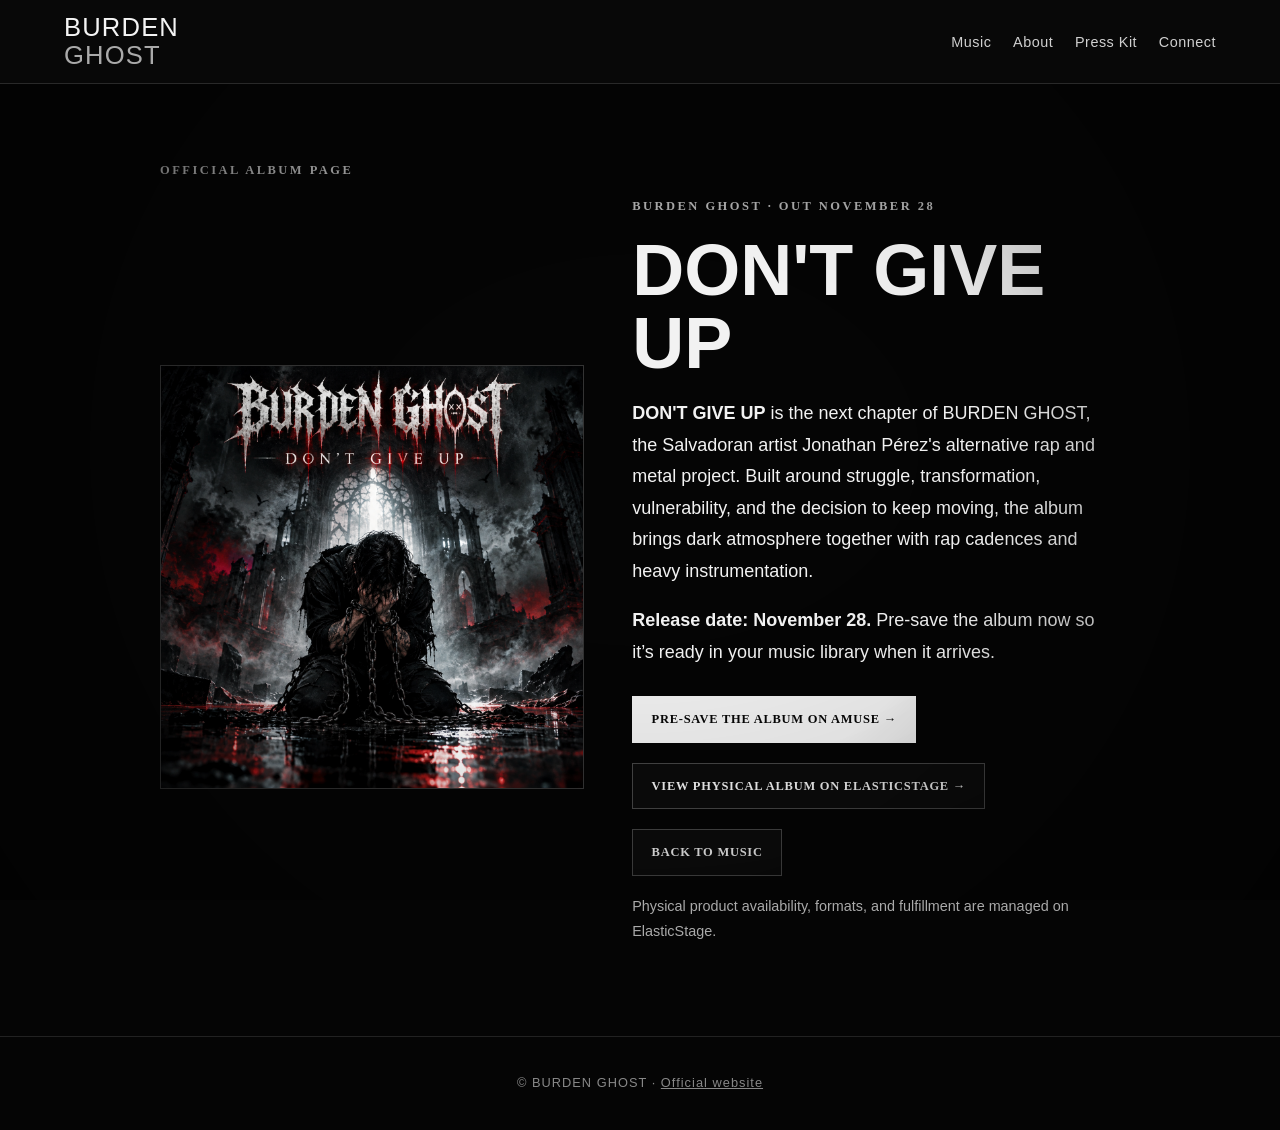
<file: dont-give-up.html>
<!doctype html>
<html lang="en">
<head>
<meta charset="utf-8">
<meta name="viewport" content="width=device-width,initial-scale=1">
<meta http-equiv="Content-Security-Policy" content="default-src 'self'; base-uri 'self'; object-src 'none'; upgrade-insecure-requests; script-src 'self'; style-src 'self' https://fonts.googleapis.com https://fonts.cdnfonts.com; font-src 'self' https://fonts.gstatic.com https://fonts.cdnfonts.com; img-src 'self' data:; frame-src 'none'; connect-src 'self'; form-action 'self';">
<meta name="referrer" content="strict-origin-when-cross-origin">
<meta name="description" content="BURDEN GHOST — DON'T GIVE UP official album page. Discover the upcoming release by Salvadoran musician Jonathan Pérez, known for dark alternative rap, alternative metal and rap metal. Official physical album information on ElasticStage.">
<meta name="keywords" content="BURDEN GHOST, Burden Ghost music, Jonathan Pérez, Jonathan Perez, Don't Give Up album, Don't Give Up vinyl, alternative rap, alternative metal, rap metal, Salvadoran artist, official album page, ElasticStage">
<meta name="robots" content="index, follow, max-image-preview:large">
<link rel="canonical" href="https://burdenghost.com/dont-give-up.html">
<link rel="sitemap" type="application/xml" href="https://burdenghost.com/sitemap.xml">
<title>DON'T GIVE UP by BURDEN GHOST | Official Album & Vinyl</title>
<meta property="og:type" content="music.album">
<meta property="og:site_name" content="BURDEN GHOST">
<meta property="og:url" content="https://burdenghost.com/dont-give-up.html">
<meta property="og:title" content="DON'T GIVE UP by BURDEN GHOST | Official Album & Vinyl">
<meta property="og:description" content="Explore DON'T GIVE UP, the upcoming album by BURDEN GHOST. Visit the official ElasticStage page for the physical album.">
<meta property="og:image" content="https://burdenghost.com/file_00000000a74481f78d8ba8c35fa80552.png">
<meta property="og:image:alt" content="DON'T GIVE UP album cover by BURDEN GHOST">
<meta name="twitter:card" content="summary_large_image">
<meta name="twitter:title" content="DON'T GIVE UP by BURDEN GHOST | Official Album & Vinyl">
<meta name="twitter:description" content="Official album information and physical release link for DON'T GIVE UP by BURDEN GHOST.">
<meta name="twitter:image" content="https://burdenghost.com/file_00000000a74481f78d8ba8c35fa80552.png">
<script type="application/ld+json">
{
  "@context":"https://schema.org",
  "@graph":[
    {
      "@type":"WebPage",
      "@id":"https://burdenghost.com/dont-give-up.html#webpage",
      "url":"https://burdenghost.com/dont-give-up.html",
      "name":"DON'T GIVE UP by BURDEN GHOST | Official Album & Vinyl",
      "description":"Official information page for DON'T GIVE UP, the upcoming album by BURDEN GHOST.",
      "mainEntity":{"@id":"https://burdenghost.com/dont-give-up.html#album"}
    },
    {
      "@type":"MusicAlbum",
      "@id":"https://burdenghost.com/dont-give-up.html#album",
      "name":"DON'T GIVE UP",
      "byArtist":{"@type":"MusicGroup","@id":"https://burdenghost.com/#artist","name":"BURDEN GHOST","alternateName":["Burden Ghost","burdenghost","BURDEN GHOST music project"],"url":"https://burdenghost.com/","sameAs":["https://open.spotify.com/artist/5hVlwr7mkQSALhv4N9uKXQ","https://music.apple.com/sv/artist/burden-ghost/1792258185","https://www.youtube.com/channel/UCRN2M30VFfHJXD09sIb9aAw","https://www.instagram.com/burdenghost","https://www.tiktok.com/@burdenghost","https://www.facebook.com/share/18JVgDE3kY/"]},
      "image":"https://burdenghost.com/file_00000000a74481f78d8ba8c35fa80552.png",
      "url":"https://burdenghost.com/dont-give-up.html",
      "description":"The upcoming album by BURDEN GHOST, the Salvadoran alternative rap and metal project of Jonathan Pérez.",
      "genre":["Alternative Rap","Alternative Metal","Rap Metal","Hip-Hop"],
      "sameAs":"https://elasticstage.com/burdenghost/releases/dont-give-up-album"
    }
  ]
}
</script>
<link rel="stylesheet" href="style.css?v=20261108-1">

</head>
<body>
<header>
<a class="brand" href="index.html" aria-label="BURDEN GHOST home"><span>BURDEN</span><span>GHOST</span></a>
<nav>
<a href="index.html#music">Music</a>
<a href="index.html#about">About</a>
<a href="press-kit.html">Press Kit</a>
<a href="index.html#connect">Connect</a>
</nav>
</header>
<main>
<section class="release-hero">
<p class="eyebrow">OFFICIAL ALBUM PAGE</p>
<div class="release-layout">
<div><img src="file_00000000a74481f78d8ba8c35fa80552.png" alt="DON'T GIVE UP album cover by BURDEN GHOST" fetchpriority="high"></div>
<div class="release-copy">
<p class="eyebrow">BURDEN GHOST · OUT NOVEMBER 28</p>
<h1>DON'T GIVE UP</h1>
<p><strong>DON'T GIVE UP</strong> is the next chapter of BURDEN GHOST, the Salvadoran artist Jonathan Pérez's alternative rap and metal project. Built around struggle, transformation, vulnerability, and the decision to keep moving, the album brings dark atmosphere together with rap cadences and heavy instrumentation.</p>
<p><strong>Release date: November 28.</strong> Pre-save the album now so it’s ready in your music library when it arrives.</p>
<div class="release-actions">
<a class="btn primary" href="https://share.amuse.io/album/burden-ghost-dont-give-up" target="_blank" rel="noopener noreferrer">PRE-SAVE THE ALBUM ON AMUSE →</a>
<a class="btn" href="https://elasticstage.com/burdenghost/releases/dont-give-up-album" target="_blank" rel="noopener noreferrer">VIEW PHYSICAL ALBUM ON ELASTICSTAGE →</a>
<a class="btn" href="index.html#music">BACK TO MUSIC</a>
</div>
<p class="release-note">Physical product availability, formats, and fulfillment are managed on ElasticStage.</p>
</div>
</div>
</section>
</main>
<footer><p>© BURDEN GHOST · <a href="index.html">Official website</a></p></footer>
</body>
</html>
</file>
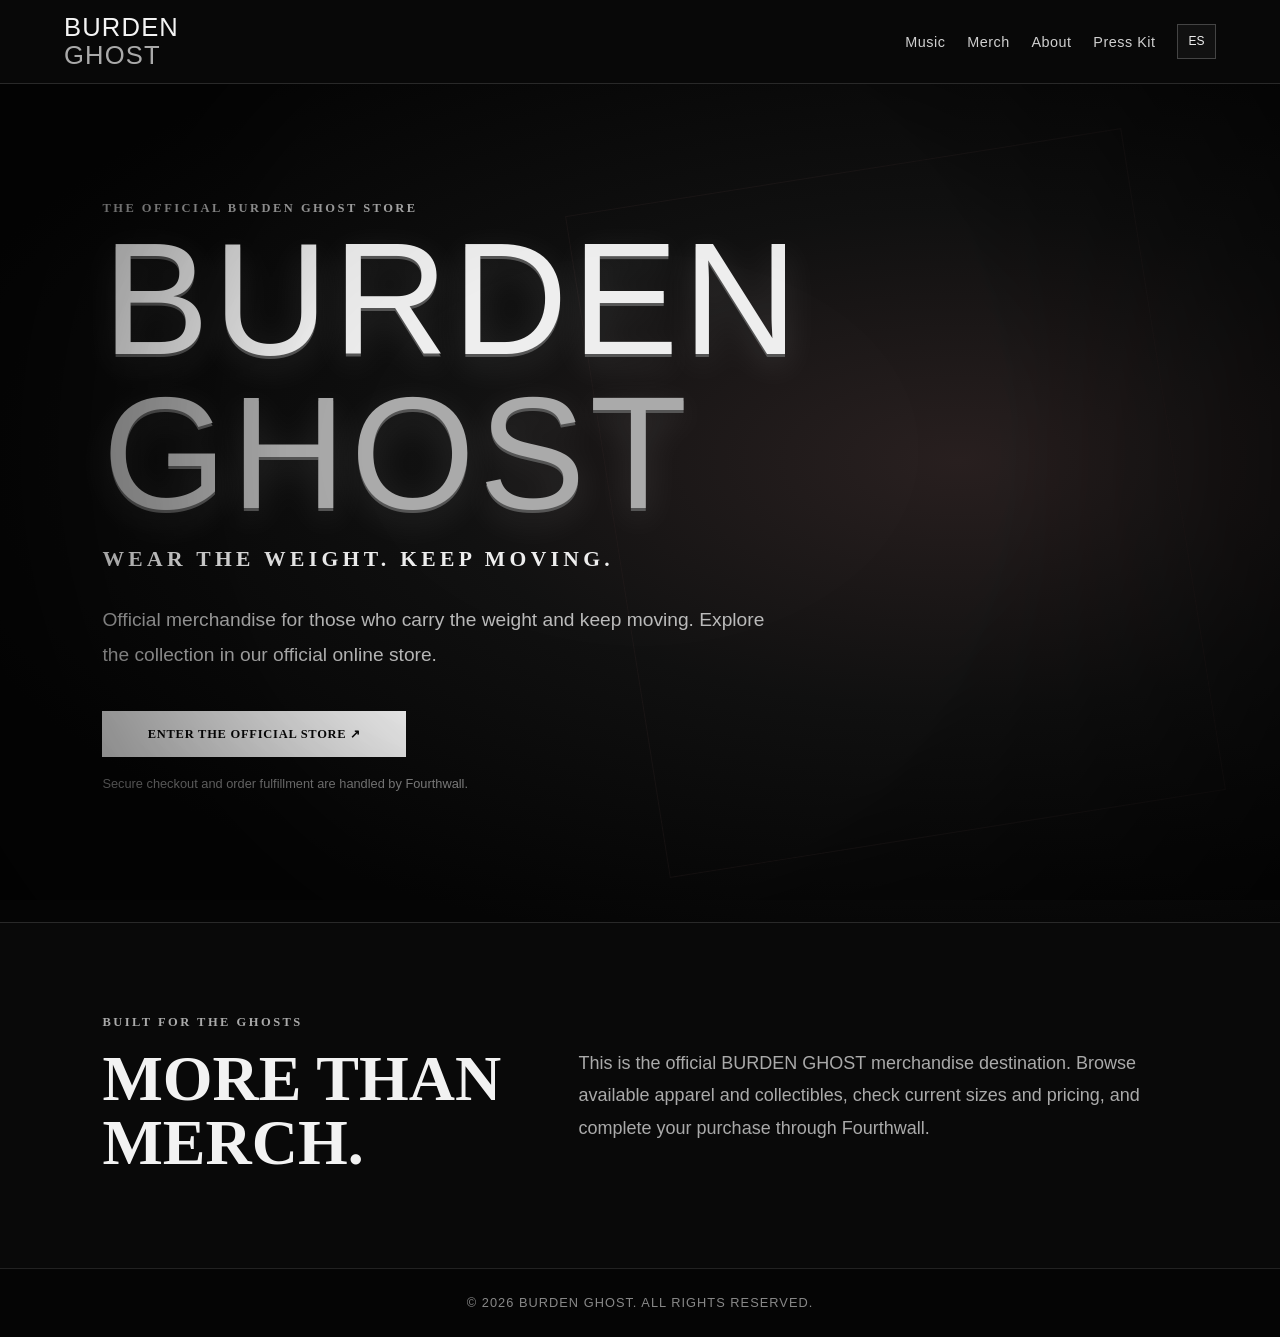
<file: merch.html>
<!doctype html>
<html lang="en">
<head>
<meta charset="utf-8">
<meta name="viewport" content="width=device-width,initial-scale=1">
<meta name="referrer" content="strict-origin-when-cross-origin">
<meta http-equiv="Content-Security-Policy" content="default-src 'self'; base-uri 'self'; object-src 'none'; upgrade-insecure-requests; script-src 'self'; style-src 'self' https://fonts.googleapis.com https://fonts.cdnfonts.com; font-src 'self' https://fonts.gstatic.com https://fonts.cdnfonts.com; img-src 'self' data:; frame-src 'none'; connect-src 'self'; form-action 'self';">
<meta name="description" content="Shop official BURDEN GHOST merchandise, including artist apparel and collectibles. Visit the official online store for the current collection and secure checkout.">
<meta name="robots" content="index, follow">
<link rel="canonical" href="https://burdenghost.com/merch.html">
<meta name="theme-color" content="#080808">
<meta name="keywords" content="BURDEN GHOST merch, BURDEN GHOST official store, BURDEN GHOST merchandise, BURDEN GHOST clothing, BURDEN GHOST apparel, BURDEN GHOST shirts, BURDEN GHOST hoodies, alternative music merch, artist merchandise">
<meta property="og:site_name" content="BURDEN GHOST">
<meta name="twitter:card" content="summary">
<meta name="twitter:title" content="BURDEN GHOST Official Merch Store | Apparel & Clothing">
<meta name="twitter:description" content="Shop official BURDEN GHOST merchandise, apparel, shirts, and hoodies. Explore the current collection in the official online store.">
<meta property="og:type" content="website">
<meta property="og:title" content="BURDEN GHOST Official Merch Store | Apparel & Clothing">
<meta property="og:description" content="Shop official BURDEN GHOST merchandise, apparel, shirts, and hoodies. Explore the current collection in the official online store.">
<meta property="og:url" content="https://burdenghost.com/merch.html">
<title>BURDEN GHOST Official Merch Store | Apparel & Clothing</title>
<script type="application/ld+json">{"@context":"https://schema.org","@graph":[{"@type":"WebPage","@id":"https://burdenghost.com/merch.html#webpage","url":"https://burdenghost.com/merch.html","name":"BURDEN GHOST Official Merch Store | Apparel & Clothing","description":"Shop official BURDEN GHOST merchandise and explore the current apparel collection.","mainEntity":{"@id":"https://burdenghost.com/#store"}},{"@type":"OnlineStore","@id":"https://burdenghost.com/#store","name":"BURDEN GHOST Official Store","url":"https://shop.burdenghost.com/","description":"Official merchandise store for BURDEN GHOST."}]}</script>
<link rel="stylesheet" href="style.css?v=20261122-merch">
<link rel="stylesheet" href="merch.css?v=20261122-1">
</head>
<body>
<header>
<a class="brand" href="index.html" aria-label="Burden Ghost official home"><span>BURDEN</span><span>GHOST</span></a>
<nav>
<a href="index.html#music" data-en="Music" data-es="Música">Music</a>
<a href="merch.html" aria-current="page" data-en="Merch" data-es="Tienda">Merch</a>
<a href="index.html#about" data-en="About" data-es="Biografía">About</a>
<a href="press-kit.html" data-en="Press Kit" data-es="Prensa">Press Kit</a>
<button class="lang-switch" id="langToggle" type="button" aria-label="Change language">ES</button>
</nav>
</header>
<main id="top" class="merch-main">
<section class="merch-hero">
<p class="eyebrow" data-en="THE OFFICIAL BURDEN GHOST STORE" data-es="LA TIENDA OFICIAL DE BURDEN GHOST">THE OFFICIAL BURDEN GHOST STORE</p>
<h1><span>BURDEN</span><span>GHOST</span></h1>
<p class="merch-tagline" data-en="WEAR THE WEIGHT. KEEP MOVING." data-es="VISTE EL PESO. SIGUE ADELANTE.">WEAR THE WEIGHT. KEEP MOVING.</p>
<p class="merch-copy" data-en="Official merchandise for those who carry the weight and keep moving. Explore the collection in our official online store." data-es="Mercancía oficial para quienes cargan con el peso y siguen adelante. Explora la colección en nuestra tienda oficial en línea.">Official merchandise for those who carry the weight and keep moving. Explore the collection in our official online store.</p>
<a class="btn primary merch-cta" href="https://shop.burdenghost.com" target="_blank" rel="noopener noreferrer" data-en="ENTER THE OFFICIAL STORE ↗" data-es="ENTRAR A LA TIENDA OFICIAL ↗">ENTER THE OFFICIAL STORE ↗</a>
<p class="merch-platform-note" data-en="Secure checkout and order fulfillment are handled by Fourthwall." data-es="Fourthwall gestiona el pago seguro y el procesamiento de los pedidos.">Secure checkout and order fulfillment are handled by Fourthwall.</p>
</section>
<section class="merch-details">
<div><p class="eyebrow" data-en="BUILT FOR THE GHOSTS" data-es="HECHO PARA LOS FANTASMAS">BUILT FOR THE GHOSTS</p><h2 data-en="MORE THAN MERCH." data-es="MÁS QUE MERCANCÍA.">MORE THAN MERCH.</h2></div>
<p data-en="This is the official BURDEN GHOST merchandise destination. Browse available apparel and collectibles, check current sizes and pricing, and complete your purchase through Fourthwall." data-es="Este es el destino oficial de mercancía de BURDEN GHOST. Explora la ropa y los artículos disponibles, consulta tallas y precios actuales y completa tu compra a través de Fourthwall.">This is the official BURDEN GHOST merchandise destination. Browse available apparel and collectibles, check current sizes and pricing, and complete your purchase through Fourthwall.</p>
</section>
</main>
<footer>© <span id="year"></span> BURDEN GHOST. <span data-en="ALL RIGHTS RESERVED." data-es="TODOS LOS DERECHOS RESERVADOS.">ALL RIGHTS RESERVED.</span></footer>
<script src="site.js" defer></script>
</body>
</html>
</file>
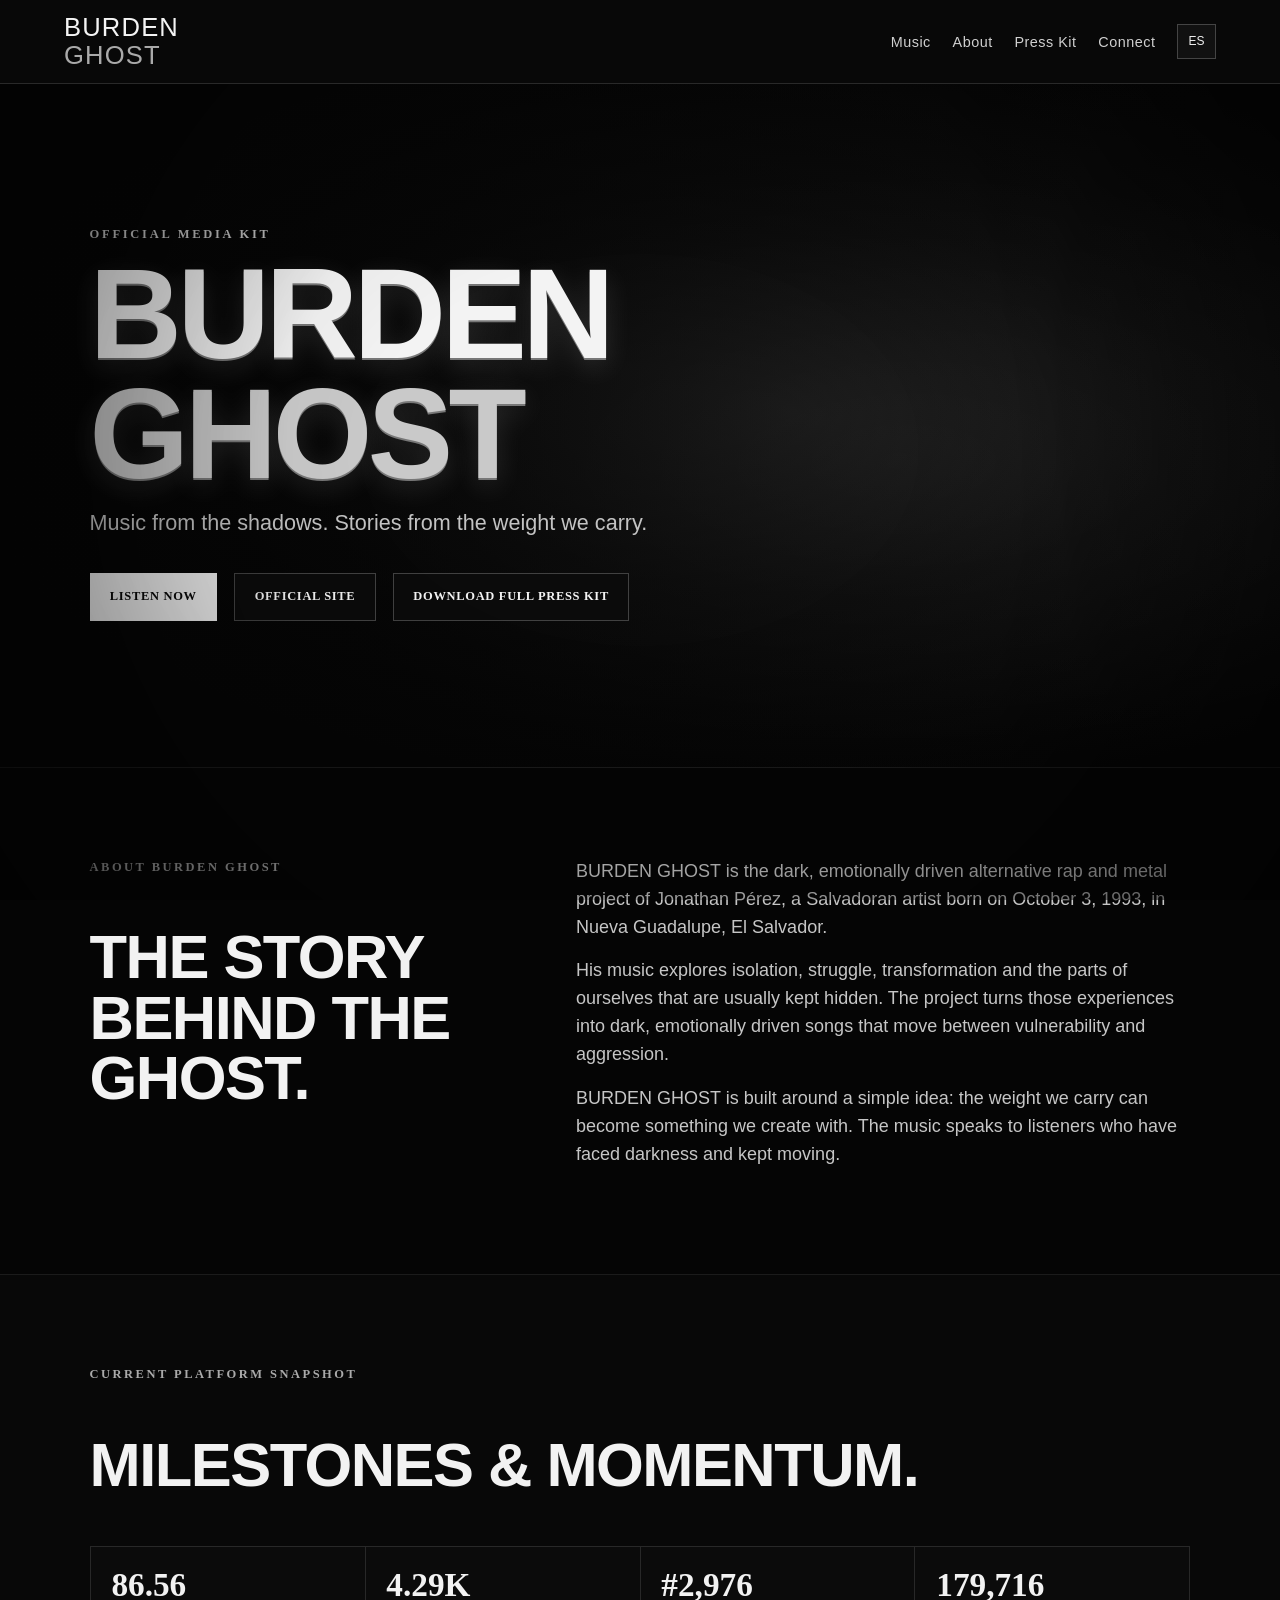
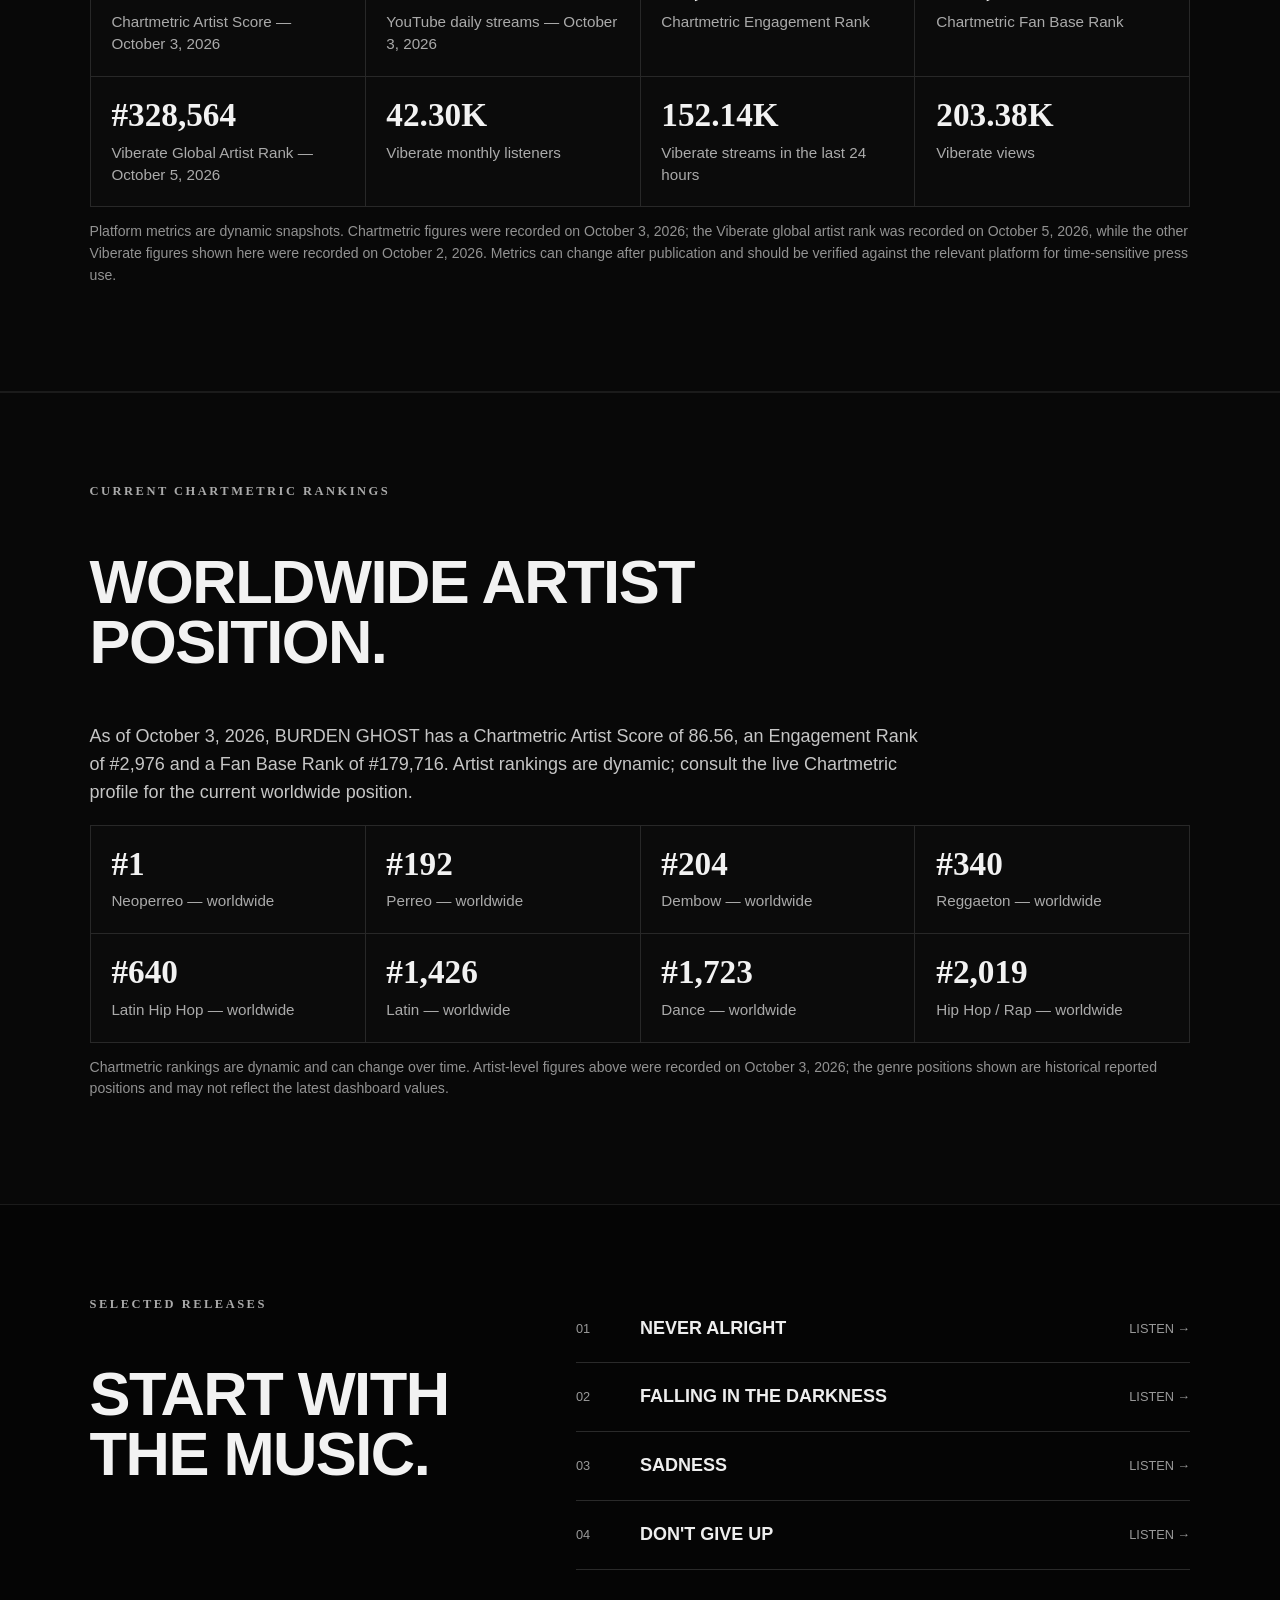
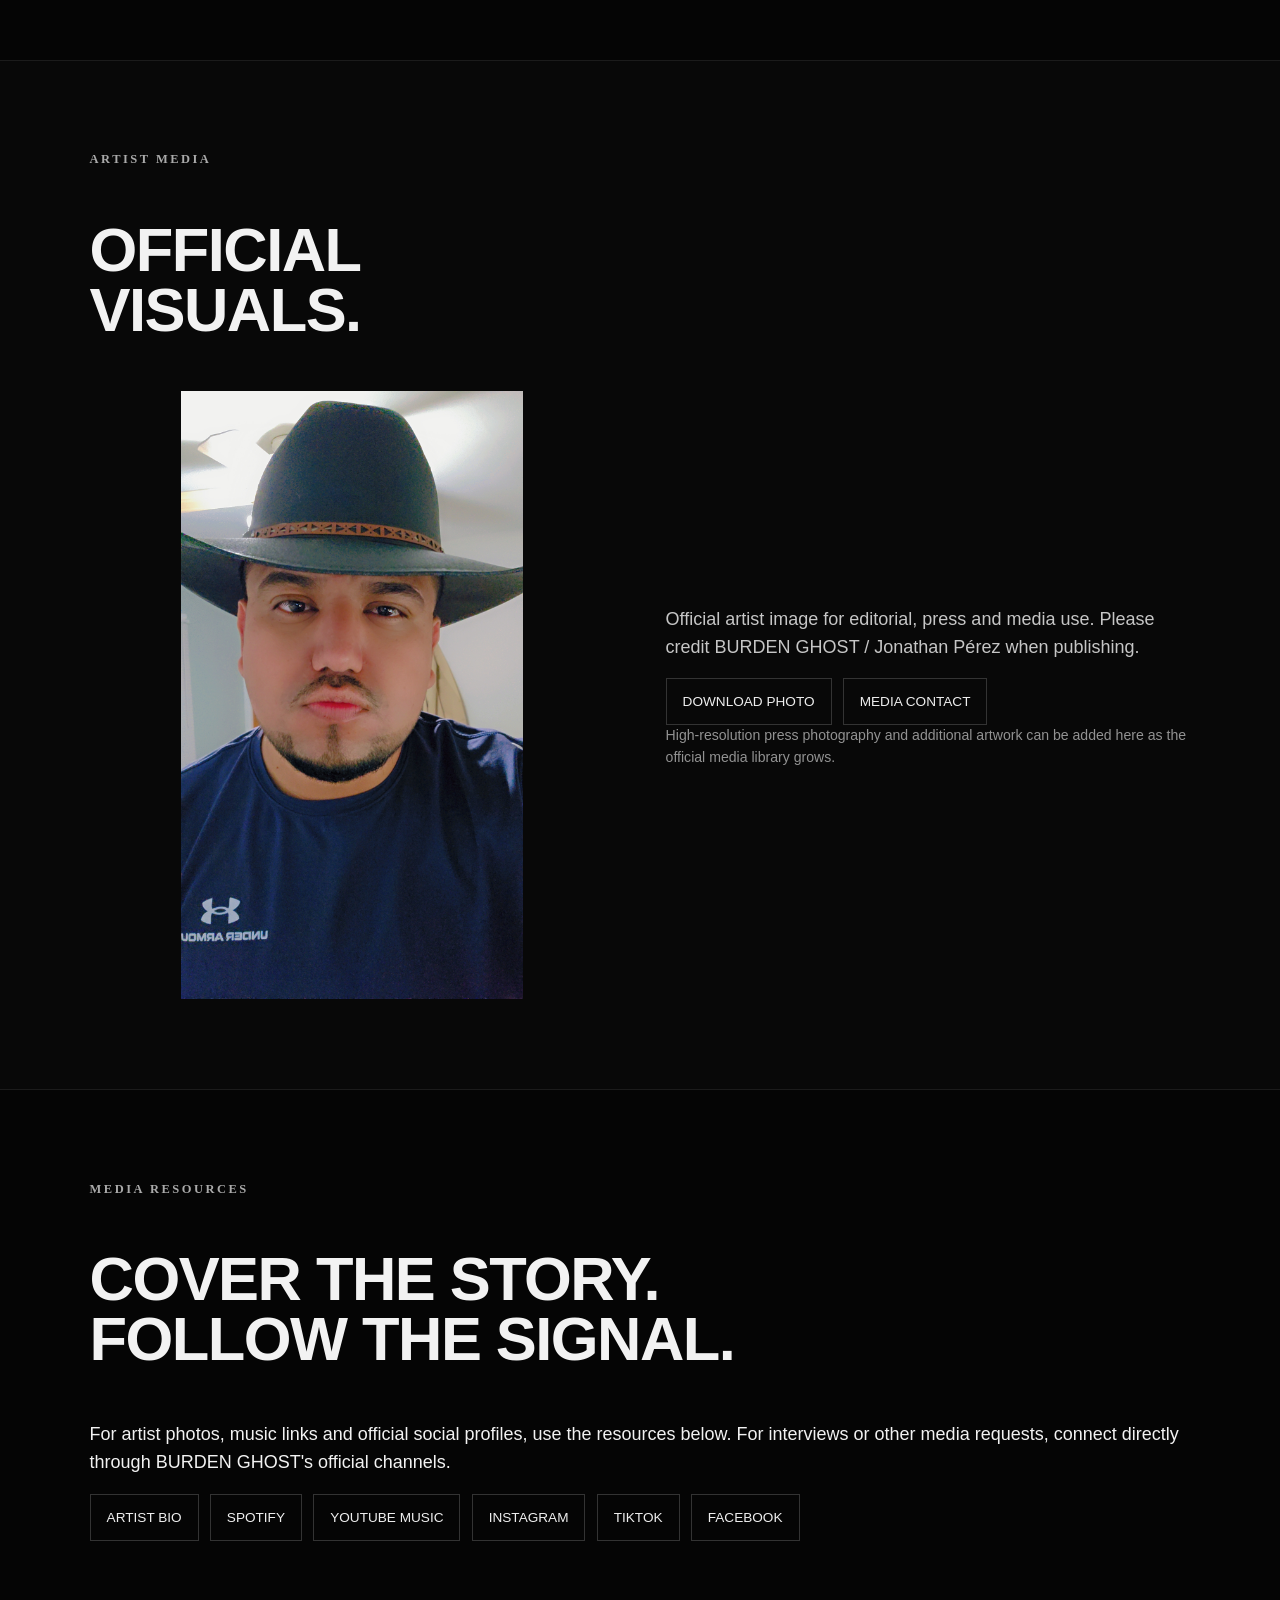
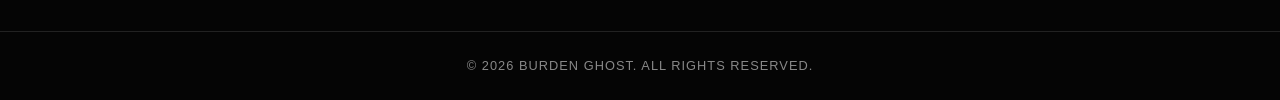
<file: press-kit.html>
<!doctype html>
<html lang="en">
<head>
<meta charset="utf-8">
<meta name="viewport" content="width=device-width,initial-scale=1">
<meta name="referrer" content="strict-origin-when-cross-origin"><meta http-equiv="Permissions-Policy" content="camera=(), microphone=(), geolocation=(), payment=(), usb=(), bluetooth=(), accelerometer=(), gyroscope=(), magnetometer=()">
<meta http-equiv="Content-Security-Policy" content="default-src 'self'; base-uri 'self'; object-src 'none'; upgrade-insecure-requests; script-src 'self' https://challenges.cloudflare.com; style-src 'self' https://fonts.googleapis.com https://fonts.cdnfonts.com; font-src 'self' https://fonts.gstatic.com https://fonts.cdnfonts.com; img-src 'self' https://cdn.simpleicons.org; frame-src https://open.spotify.com https://challenges.cloudflare.com; connect-src 'self' https://formspree.io https://challenges.cloudflare.com; form-action https://formspree.io;">
<meta name="description" content="BURDEN GHOST (Jonathan Pérez) official artist press kit: Salvadoran alternative rap and metal musician biography, songs, discography, music profiles, career highlights, photos and media resources.">
<meta name="keywords" content="BURDEN GHOST, Burden Ghost official, Jonathan Pérez, Jonathan Perez, Salvadoran musician, alternative rap, alternative metal, rap metal, hip-hop, artist biography, discography, songs, press kit, music profiles">
<title>BURDEN GHOST — Official Press Kit | Biography, Music &amp; Media</title>
<link rel="canonical" href="https://burdenghost.com/press-kit.html">
<meta name="robots" content="index, follow, max-image-preview:large">
<meta property="og:type" content="website">
<meta property="og:site_name" content="BURDEN GHOST">
<meta property="og:url" content="https://burdenghost.com/press-kit.html">
<meta property="og:title" content="BURDEN GHOST — Official Press Kit">
<meta property="og:description" content="Official BURDEN GHOST press kit with biography, music, career highlights, artist rankings and media resources.">
<meta property="og:image" content="https://burdenghost.com/Snapchat-946401258.jpg">
<meta property="og:image:alt" content="BURDEN GHOST — Jonathan Pérez">
<meta name="twitter:card" content="summary_large_image">
<meta name="twitter:title" content="BURDEN GHOST — Official Press Kit">
<meta name="twitter:description" content="Official press kit with biography, career highlights, current platform metrics and media resources.">
<meta name="twitter:image" content="https://burdenghost.com/Snapchat-946401258.jpg">
<script type="application/ld+json">{"@context":"https://schema.org","@graph":[{"@type":"WebPage","@id":"https://burdenghost.com/press-kit.html#webpage","url":"https://burdenghost.com/press-kit.html","name":"BURDEN GHOST — Official Press Kit","description":"Official biography, discography and media information for BURDEN GHOST, the music project of Jonathan Pérez.","mainEntity":{"@id":"https://burdenghost.com/#artist"}},{"@type":"MusicGroup","@id":"https://burdenghost.com/#artist","name":"BURDEN GHOST","alternateName":["Burden Ghost","burdenghost","BURDEN GHOST music project"],"url":"https://burdenghost.com/","image":"https://burdenghost.com/Snapchat-946401258.jpg","description":"BURDEN GHOST is the dark, emotionally driven alternative rap and metal music project of Salvadoran artist Jonathan Pérez (Jonathan Perez). Its songs explore isolation, struggle, transformation, vulnerability and the hidden parts of the human experience. Official artist website: https://burdenghost.com/.","genre":["Alternative Rap","Alternative Metal","Rap Metal","Metal","Hip-Hop"],"founder":{"@id":"https://burdenghost.com/#jonathan-perez"},"member":{"@id":"https://burdenghost.com/#jonathan-perez"},"sameAs":["https://burdenghost.com/","https://open.spotify.com/artist/5hVlwr7mkQSALhv4N9uKXQ","https://music.apple.com/sv/artist/burden-ghost/1792258185","https://www.youtube.com/channel/UCRN2M30VFfHJXD09sIb9aAw","https://www.instagram.com/burdenghost","https://www.tiktok.com/@burdenghost","https://www.facebook.com/share/18JVgDE3kY/"]},{"@type":"Person","@id":"https://burdenghost.com/#jonathan-perez","name":"Jonathan Perez","alternateName":"Jonnatan Perez","url":"https://burdenghost.com/","image":"https://burdenghost.com/Snapchat-946401258.jpg","jobTitle":"Musical Artist, Songwriter and Producer","description":"Salvadoran musician and songwriter behind BURDEN GHOST, a dark, emotionally driven alternative rap and metal project.","birthDate":"1993-10-03","birthPlace":{"@type":"Place","name":"Nueva Guadalupe","address":{"@type":"PostalAddress","addressCountry":"SV"}},"nationality":{"@type":"Country","name":"El Salvador"},"worksFor":{"@id":"https://burdenghost.com/#artist"},"sameAs":["https://open.spotify.com/artist/5hVlwr7mkQSALhv4N9uKXQ","https://music.apple.com/sv/artist/burden-ghost/1792258185","https://www.youtube.com/channel/UCRN2M30VFfHJXD09sIb9aAw","https://www.instagram.com/burdenghost","https://www.tiktok.com/@burdenghost"]}]}</script>
<link rel="stylesheet" href="style.css?v=20261011-5">
</head>
<body>
<header>
<a class="brand" href="index.html" aria-label="BURDEN GHOST home"><span>BURDEN</span><span>GHOST</span></a>
<nav>
<a href="index.html#music" data-en="Music" data-es="Música">Music</a>
<a href="index.html#about" data-en="About" data-es="Biografía">About</a>
<a href="press-kit.html" data-en="Press Kit" data-es="Prensa">Press Kit</a>
<a href="index.html#connect" data-en="Connect" data-es="Conectar">Connect</a>
<button class="lang-switch" id="langToggle" type="button" aria-label="Change language">ES</button>
</nav>
</header>

<main>
<section class="press-hero">
<p class="eyebrow" data-en="OFFICIAL MEDIA KIT" data-es="KIT OFICIAL PARA MEDIOS">OFFICIAL MEDIA KIT</p>
<div class="hero-logo"><h1 class="logo-title"><span>BURDEN</span><span>GHOST</span></h1></div>
<p class="tagline" data-en="Music from the shadows. Stories from the weight we carry." data-es="Música desde las sombras. Historias nacidas del peso que cargamos.">Music from the shadows. Stories from the weight we carry.</p>
<div class="press-actions">
<a class="btn primary" href="index.html#player" data-en="LISTEN NOW" data-es="ESCUCHA AHORA">LISTEN NOW</a>
<a class="btn" href="index.html" data-en="OFFICIAL SITE" data-es="SITIO OFICIAL">OFFICIAL SITE</a>
<a class="btn" href="https://burdenghost.com/BURDEN_GHOST_Industry_EPK_2026.pdf" download data-en="DOWNLOAD FULL PRESS KIT" data-es="DESCARGAR PRESS KIT COMPLETO">DOWNLOAD FULL PRESS KIT</a>
</div>
</section>

<section class="press-intro">
<div>
<p class="eyebrow" data-en="ABOUT BURDEN GHOST" data-es="SOBRE BURDEN GHOST">ABOUT BURDEN GHOST</p>
<h2 data-en="THE STORY<br>BEHIND THE GHOST." data-es="LA HISTORIA<br>DETRÁS DEL FANTASMA.">THE STORY<br>BEHIND THE GHOST.</h2>
</div>
<div class="press-copy">
<p data-en="BURDEN GHOST is the dark, emotionally driven alternative rap and metal project of Jonathan Pérez, a Salvadoran artist born on October 3, 1993, in Nueva Guadalupe, El Salvador." data-es="BURDEN GHOST es el proyecto de rap alternativo y metal oscuro y emocional de Jonathan Pérez, un artista salvadoreño nacido el 3 de octubre de 1993 en Nueva Guadalupe, El Salvador.">BURDEN GHOST is the artistic project of Jonathan Pérez, a Salvadoran artist born on October 3, 1993, in Nueva Guadalupe, El Salvador.</p>
<p data-en="His music explores isolation, struggle, transformation and the parts of ourselves that are usually kept hidden. The project turns those experiences into dark, emotionally driven songs that move between vulnerability and aggression." data-es="Su música explora el aislamiento, la lucha, la transformación y las partes de nosotros mismos que normalmente mantenemos ocultas. El proyecto convierte esas experiencias en canciones oscuras y emocionales que se mueven entre la vulnerabilidad y la agresividad.">His music explores isolation, struggle, transformation and the parts of ourselves that are usually kept hidden. The project turns those experiences into dark, emotionally driven songs that move between vulnerability and aggression.</p>
<p data-en="BURDEN GHOST is built around a simple idea: the weight we carry can become something we create with. The music speaks to listeners who have faced darkness and kept moving." data-es="BURDEN GHOST nace de una idea sencilla: el peso que cargamos puede convertirse en algo que creamos. La música habla a quienes han enfrentado la oscuridad y han seguido adelante.">BURDEN GHOST is built around a simple idea: the weight we carry can become something we create with. The music speaks to listeners who have faced darkness and kept moving.</p>
</div>
</section>

<section class="press-highlights">
<p class="eyebrow" data-en="CURRENT PLATFORM SNAPSHOT" data-es="RESUMEN ACTUAL DE PLATAFORMAS">CURRENT PLATFORM SNAPSHOT</p>
<h2 data-en="MILESTONES &amp; MOMENTUM." data-es="HITOS Y CRECIMIENTO.">MILESTONES &amp; MOMENTUM.</h2>
<div class="highlight-grid">
<article><strong>86.56</strong><span data-en="Chartmetric Artist Score — October 3, 2026" data-es="Puntuación de Artista en Chartmetric — 3 de octubre de 2026">Chartmetric Artist Score — October 3, 2026</span></article>
<article><strong>4.29K</strong><span data-en="YouTube daily streams — October 3, 2026" data-es="Streams diarios de YouTube — 3 de octubre de 2026">YouTube daily streams — October 3, 2026</span></article>
<article><strong>#2,976</strong><span data-en="Chartmetric Engagement Rank" data-es="Ranking de Engagement en Chartmetric">Chartmetric Engagement Rank</span></article>
<article><strong>179,716</strong><span data-en="Chartmetric Fan Base Rank" data-es="Ranking de Fan Base en Chartmetric">Chartmetric Fan Base Rank</span></article>
<article><strong>#328,564</strong><span data-en="Viberate Global Artist Rank — October 5, 2026" data-es="Ranking Global de Artista en Viberate — 5 de octubre de 2026">Viberate Global Artist Rank — October 5, 2026</span></article>
<article><strong>42.30K</strong><span data-en="Viberate monthly listeners" data-es="Oyentes mensuales en Viberate">Viberate monthly listeners</span></article>
<article><strong>152.14K</strong><span data-en="Viberate streams in the last 24 hours" data-es="Streams en Viberate durante las últimas 24 horas">Viberate streams in the last 24 hours</span></article>
<article><strong>203.38K</strong><span data-en="Viberate views" data-es="Vistas en Viberate">Viberate views</span></article>
</div>
<p class="press-footnote" data-en="Platform metrics are dynamic snapshots. Chartmetric figures were recorded on October 3, 2026; the Viberate global artist rank was recorded on October 5, 2026, while the other Viberate figures shown here were recorded on October 2, 2026. Metrics can change after publication and should be verified against the relevant platform for time-sensitive press use." data-es="Las métricas de plataformas son capturas dinámicas. Las cifras de Chartmetric fueron registradas el 3 de octubre de 2026; las cifras de Viberate fueron registradas el 2 de octubre de 2026. Las métricas pueden cambiar después de su publicación y deben verificarse con la plataforma correspondiente para uso de prensa sensible al tiempo.">Platform metrics are dynamic snapshots. Chartmetric figures were recorded on October 3, 2026; Viberate figures were recorded on October 2, 2026. Metrics can change after publication and should be verified against the relevant platform for time-sensitive press use.</p>
</section>

<section class="press-highlights">
<p class="eyebrow" data-en="CURRENT CHARTMETRIC RANKINGS" data-es="RANKINGS ACTUALES DE CHARTMETRIC">CURRENT CHARTMETRIC RANKINGS</p>
<h2 data-en="WORLDWIDE ARTIST<br>POSITION." data-es="POSICIÓN MUNDIAL<br>DEL ARTISTA.">WORLDWIDE ARTIST<br>POSITION.</h2>
<p class="press-copy" data-en="As of October 3, 2026, BURDEN GHOST has a Chartmetric Artist Score of 86.56, an Engagement Rank of #2,976 and a Fan Base Rank of #179,716. Artist rankings are dynamic; consult the live Chartmetric profile for the current worldwide position." data-es="Al 3 de octubre de 2026, BURDEN GHOST tiene una puntuación de artista de 86.56 en Chartmetric, un ranking de engagement de #2,976 y un ranking de fan base de #179,716. Los rankings de artista son dinámicos; consulta el perfil de Chartmetric para conocer la posición mundial actual.">As of October 3, 2026, BURDEN GHOST has a Chartmetric Artist Score of 86.56, an Engagement Rank of #2,976 and a Fan Base Rank of #179,716. The worldwide Artist Rank is dynamic and is intentionally not presented here as a fixed number.</p>
<div class="highlight-grid">
<article><strong>#1</strong><span data-en="Neoperreo — worldwide" data-es="Neoperreo — mundial">Neoperreo — worldwide</span></article>
<article><strong>#192</strong><span data-en="Perreo — worldwide" data-es="Perreo — mundial">Perreo — worldwide</span></article>
<article><strong>#204</strong><span data-en="Dembow — worldwide" data-es="Dembow — mundial">Dembow — worldwide</span></article>
<article><strong>#340</strong><span data-en="Reggaeton — worldwide" data-es="Reggaeton — mundial">Reggaeton — worldwide</span></article>
<article><strong>#640</strong><span data-en="Latin Hip Hop — worldwide" data-es="Latin Hip Hop — mundial">Latin Hip Hop — worldwide</span></article>
<article><strong>#1,426</strong><span data-en="Latin — worldwide" data-es="Latin — mundial">Latin — worldwide</span></article>
<article><strong>#1,723</strong><span data-en="Dance — worldwide" data-es="Dance — mundial">Dance — worldwide</span></article>
<article><strong>#2,019</strong><span data-en="Hip Hop / Rap — worldwide" data-es="Hip Hop / Rap — mundial">Hip Hop / Rap — worldwide</span></article>
</div>
<p class="press-footnote" data-en="Chartmetric rankings are dynamic and can change over time. Artist-level figures above were recorded on October 3, 2026; the genre positions shown are historical reported positions and may not reflect the latest dashboard values." data-es="Los rankings de Chartmetric son dinámicos y pueden cambiar con el tiempo. Las cifras del artista indicadas arriba fueron registradas el 3 de octubre de 2026; las posiciones por género mostradas son posiciones históricas reportadas y pueden no reflejar los valores más recientes del panel.">Chartmetric rankings are dynamic and can change over time. Current artist-level figures above were recorded on October 3, 2026; the genre positions shown are historical reported positions and may not reflect the latest dashboard values.</p>
</section>

<section class="press-releases">
<div>
<p class="eyebrow" data-en="SELECTED RELEASES" data-es="LANZAMIENTOS DESTACADOS">SELECTED RELEASES</p>
<h2 data-en="START WITH<br>THE MUSIC." data-es="EMPIEZA POR<br>LA MÚSICA.">START WITH<br>THE MUSIC.</h2>
</div>
<div class="release-list">
<a href="index.html#music"><span>01</span><strong>NEVER ALRIGHT</strong><em data-en="LISTEN →" data-es="ESCUCHAR →">LISTEN →</em></a>
<a href="index.html#music"><span>02</span><strong>FALLING IN THE DARKNESS</strong><em data-en="LISTEN →" data-es="ESCUCHAR →">LISTEN →</em></a>
<a href="index.html#music"><span>03</span><strong>SADNESS</strong><em data-en="LISTEN →" data-es="ESCUCHAR →">LISTEN →</em></a>
<a href="index.html#music"><span>04</span><strong>DON'T GIVE UP</strong><em data-en="LISTEN →" data-es="ESCUCHAR →">LISTEN →</em></a>
</div>
</section>

<section class="press-highlights press-media">
<p class="eyebrow" data-en="ARTIST MEDIA" data-es="MATERIAL DEL ARTISTA">ARTIST MEDIA</p>
<h2 data-en="OFFICIAL<br>VISUALS." data-es="VISUALES<br>OFICIALES.">OFFICIAL<br>VISUALS.</h2>
<div class="press-media-grid">
<div class="press-photo-card">
<img class="artist-photo" src="Snapchat-946401258.jpg" alt="BURDEN GHOST — Jonathan Pérez">
</div>
<div class="press-copy">
<p data-en="Official artist image for editorial, press and media use. Please credit BURDEN GHOST / Jonathan Pérez when publishing." data-es="Fotografía oficial del artista para uso editorial, prensa y medios. Por favor acredita a BURDEN GHOST / Jonathan Pérez al publicarla.">Official artist image for editorial, press and media use. Please credit BURDEN GHOST / Jonathan Pérez when publishing.</p>
<div class="links">
<a href="https://burdenghost.com/Snapchat-946401258.jpg" download data-en="DOWNLOAD PHOTO" data-es="DESCARGAR FOTO">DOWNLOAD PHOTO</a>
<a href="index.html#contact" data-en="MEDIA CONTACT" data-es="CONTACTO DE PRENSA">MEDIA CONTACT</a>
</div>
<p class="press-footnote" data-en="High-resolution press photography and additional artwork can be added here as the official media library grows." data-es="La fotografía de prensa en alta resolución y material adicional pueden añadirse aquí a medida que crezca la biblioteca oficial de medios.">High-resolution press photography and additional artwork can be added here as the official media library grows.</p>
</div>
</div>
</section>

<section class="press-contact">
<p class="eyebrow" data-en="MEDIA RESOURCES" data-es="RECURSOS PARA MEDIOS">MEDIA RESOURCES</p>
<h2 data-en="COVER THE STORY.<br>FOLLOW THE SIGNAL." data-es="CUENTA LA HISTORIA.<br>SIGUE LA SEÑAL.">COVER THE STORY.<br>FOLLOW THE SIGNAL.</h2>
<p data-en="For artist photos, music links and official social profiles, use the resources below. For interviews or other media requests, connect directly through BURDEN GHOST's official channels." data-es="Para fotos del artista, enlaces de música y perfiles sociales oficiales, utiliza los recursos de abajo. Para entrevistas u otras solicitudes de prensa, contacta directamente a través de los canales oficiales de BURDEN GHOST.">For artist photos, music links and official social profiles, use the resources below. For interviews or other media requests, connect directly through BURDEN GHOST's official channels.</p>
<div class="links">
<a href="index.html#about" data-en="ARTIST BIO" data-es="BIO DEL ARTISTA">ARTIST BIO</a>
<a href="https://open.spotify.com/artist/5hVlwr7mkQSALhv4N9uKXQ" target="_blank" rel="noopener">SPOTIFY</a>
<a href="https://music.youtube.com/channel/UCRN2M30VFfHJXD09sIb9aAw?si=fIfkWxtUyO3c_2kb" target="_blank" rel="noopener">YOUTUBE MUSIC</a>
<a href="https://www.instagram.com/burdenghost?stkn=MWw3ZmhoMnlycmhzYw==" target="_blank" rel="noopener">INSTAGRAM</a>
<a href="https://www.tiktok.com/@burdenghost" target="_blank" rel="noopener">TIKTOK</a>
<a href="https://www.facebook.com/share/18JVgDE3kY/" target="_blank" rel="noopener">FACEBOOK</a>
</div>
</section>
</main>

<footer>© <span id="year"></span> BURDEN GHOST. <span data-en="ALL RIGHTS RESERVED." data-es="TODOS LOS DERECHOS RESERVADOS.">ALL RIGHTS RESERVED.</span></footer>

<script src="site.js" defer></script>
</body>
</html>
</file>
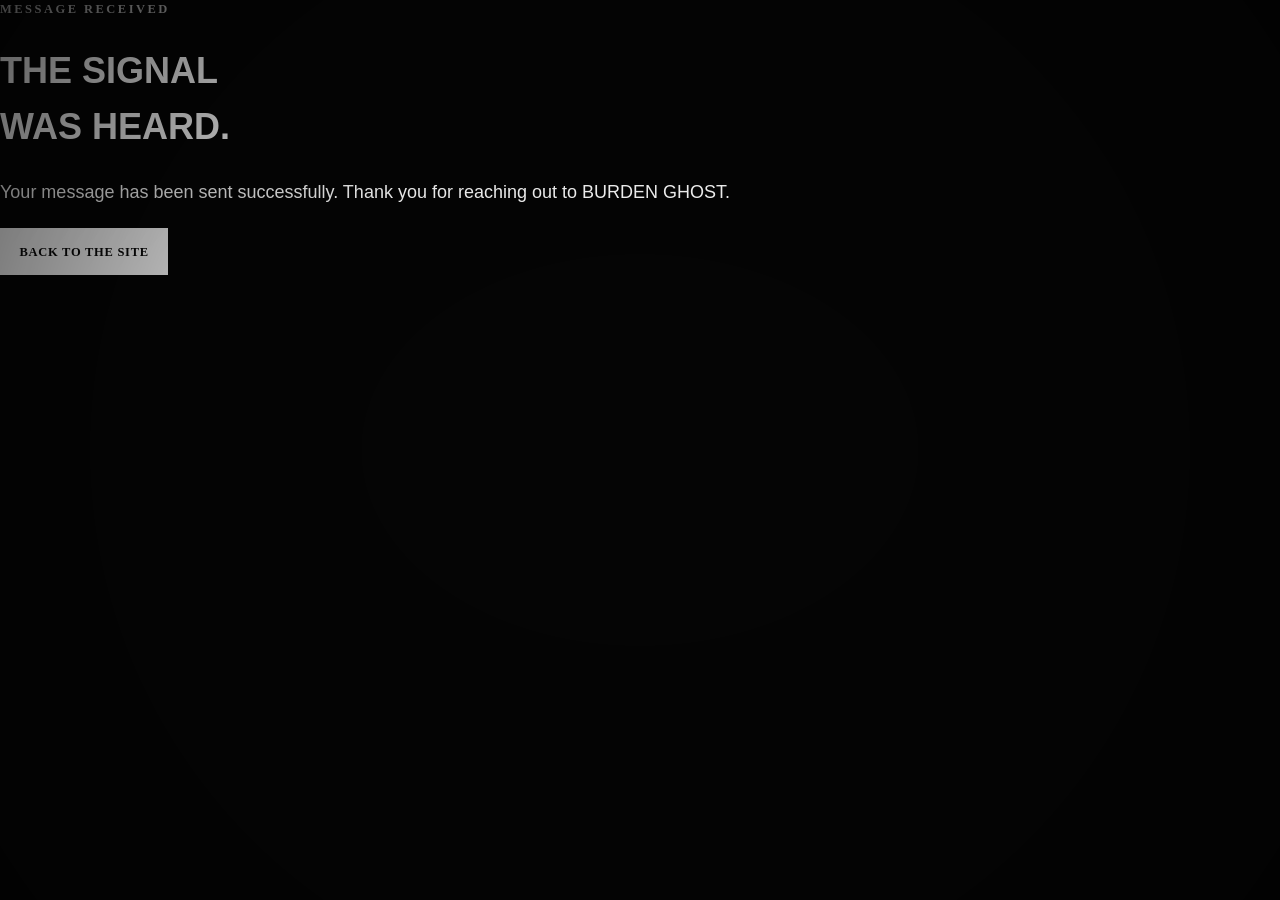
<file: thank-you.html>
<!doctype html><html lang="en"><head><meta charset="utf-8"><meta name="viewport" content="width=device-width,initial-scale=1">
<meta name="referrer" content="strict-origin-when-cross-origin"><meta http-equiv="Permissions-Policy" content="camera=(), microphone=(), geolocation=(), payment=(), usb=(), bluetooth=(), accelerometer=(), gyroscope=(), magnetometer=()">
<meta http-equiv="Content-Security-Policy" content="default-src 'self'; base-uri 'self'; object-src 'none'; upgrade-insecure-requests; script-src 'self' https://challenges.cloudflare.com; style-src 'self' https://fonts.googleapis.com https://fonts.cdnfonts.com; font-src 'self' https://fonts.gstatic.com https://fonts.cdnfonts.com; img-src 'self' https://cdn.simpleicons.org; frame-src https://open.spotify.com https://challenges.cloudflare.com; connect-src 'self' https://formspree.io https://challenges.cloudflare.com; form-action https://formspree.io;"><meta name="description" content="BURDEN GHOST — message received">
<meta name="robots" content="noindex, nofollow, noarchive"><title>BURDEN GHOST — Message Received</title><link rel="stylesheet" href="style.css"></head><body><main class="thank-you"><p class="eyebrow" data-en="MESSAGE RECEIVED" data-es="MENSAJE RECIBIDO">MESSAGE RECEIVED</p><h1 data-en="THE SIGNAL<br>WAS HEARD." data-es="LA SEÑAL<br>FUE RECIBIDA.">THE SIGNAL<br>WAS HEARD.</h1><p data-en="Your message has been sent successfully. Thank you for reaching out to BURDEN GHOST." data-es="Tu mensaje fue enviado correctamente. Gracias por contactar a BURDEN GHOST.">Your message has been sent successfully. Thank you for reaching out to BURDEN GHOST.</p><a class="btn primary" href="index.html" data-en="BACK TO THE SITE" data-es="VOLVER AL SITIO">BACK TO THE SITE</a></main><script src="site.js" defer></script>
</body></html>
</file>
<file: style.css>
@import url('https://fonts.googleapis.com/css2?family=Barlow+Condensed:wght@400;500;600;700&family=Cinzel:wght@500;600;700;800&family=Inter:wght@400;500;600&family=Metal+Mania&display=swap');

:root{--bg:#050505;--panel:#0b0b0b;--panel2:#111;--text:#f2f2f2;--muted:#9a9a9a;--dim:#5e5e5e;--line:#292929;--ghost:#d7d7d7;--gothic:"Metal Mania","Arial Narrow",sans-serif;--display:Cinzel,serif;--body:"Barlow Condensed",Arial,sans-serif}
*{box-sizing:border-box}
html{scroll-behavior:smooth;background:#050505}
body{margin:0;background:#050505;color:var(--text);font:400 18px/1.55 var(--body);position:relative}
body:before{content:"";position:fixed;inset:0;pointer-events:none;z-index:10;background:radial-gradient(circle at center,transparent 45%,#0008 100%);mix-blend-mode:multiply}
body:after{content:"";position:fixed;inset:0;pointer-events:none;z-index:9;opacity:.18;background:radial-gradient(ellipse at center,transparent 30%,#000 100%)}

/* EPK hero refinement: retain the gothic identity, but keep the complete name visible. */
.press-hero{position:relative;isolation:isolate;min-height:clamp(34rem,76vh,52rem);display:flex;flex-direction:column;justify-content:center;align-items:flex-start;gap:1.25rem;padding:clamp(4.5rem,10vw,9rem) clamp(1.25rem,7vw,7rem);overflow:hidden;border-bottom:1px solid #1b1b1b;background:radial-gradient(ellipse at 62% 48%,#242424 0%,#101010 36%,#050505 76%)}
.press-hero:before{content:"";position:absolute;inset:0;z-index:-1;pointer-events:none;background:linear-gradient(90deg,#050505 0%,#050505bb 35%,transparent 100%),radial-gradient(ellipse at 70% 55%,#ffffff0b,transparent 55%)}
.press-hero>.eyebrow{margin:0;color:#c5c5c5;font:600 .78rem/1.4 var(--display);letter-spacing:.22em;text-transform:uppercase}
.press-hero .hero-logo{width:100%;max-width:min(100%,76rem);min-width:0;margin:0;overflow:visible}
.press-hero .logo-title{display:flex;flex-direction:column;align-items:flex-start;gap:0;margin:0;max-width:100%;font-family:var(--gothic);font-size:clamp(3.6rem,10.2vw,9.5rem);font-weight:700;line-height:.78;letter-spacing:-.035em;overflow-wrap:anywhere;word-break:normal;color:#f3f3f3;text-shadow:0 2px 0 #777,0 8px 28px #fff2}
.press-hero .logo-title span{display:block;max-width:100%;white-space:nowrap}
.press-hero .logo-title span+span{margin-top:.16em;color:#c9c9c9}
.press-hero .tagline{max-width:38rem;margin:.2rem 0 .4rem;color:#c3c3c3;font-family:var(--body);font-size:clamp(1.05rem,1.7vw,1.35rem);line-height:1.5}
.press-actions{display:flex;align-items:center;flex-wrap:wrap;gap:.7rem;margin-top:.2rem;max-width:100%}
.press-actions .btn{display:inline-flex;align-items:center;justify-content:center;min-height:3rem;padding:.85rem 1.2rem;text-align:center;white-space:normal;line-height:1.25;text-decoration:none;border:1px solid #414141;background:#0b0b0b;color:#f4f4f4;font:600 .78rem/1.25 var(--display);letter-spacing:.055em;transition:background .2s ease,border-color .2s ease,transform .2s ease}
.press-actions .btn.primary{background:#f0f0f0;color:#090909;border-color:#f0f0f0}
.press-actions .btn:hover{background:#262626;border-color:#888;color:#fff}
.press-actions .btn.primary:hover{background:#d4d4d4;color:#050505}
.press-hero a:focus-visible,header a:focus-visible,header button:focus-visible,.press-actions .btn:focus-visible{outline:2px solid #fff;outline-offset:4px}
.press-intro,.press-highlights,.press-releases,.press-contact{padding:clamp(3.5rem,7vw,6rem) clamp(1.25rem,7vw,7rem)}
.press-intro,.press-releases{display:grid;grid-template-columns:minmax(13rem,.8fr) minmax(0,1.2fr);gap:clamp(2rem,6vw,6rem)}
.press-intro h2,.press-releases h2,.press-highlights h2,.press-contact h2{font-size:clamp(2rem,4.8vw,4.2rem);line-height:.98;letter-spacing:-.025em;overflow-wrap:anywhere}
.press-copy{max-width:52rem;color:#c6c6c6}
.press-copy p{margin:0 0 1rem}
.press-highlights{border-top:1px solid #1b1b1b;border-bottom:1px solid #1b1b1b;background:#080808}
.highlight-grid{display:grid;grid-template-columns:repeat(4,minmax(0,1fr));gap:1px;background:#282828;border:1px solid #282828}
.highlight-grid article{min-width:0;display:flex;flex-direction:column;gap:.65rem;padding:1.3rem;background:#0b0b0b}
.highlight-grid strong{font:700 clamp(1.4rem,2.6vw,2.35rem)/1 var(--display);overflow-wrap:anywhere}
.highlight-grid span{font-size:.95rem;line-height:1.45;color:#aaa}
.press-footnote{max-width:70rem;color:#929292;font-size:.88rem}
.release-list a{display:grid;grid-template-columns:3rem minmax(0,1fr) auto;align-items:center;gap:1rem;padding:1.25rem 0;border-bottom:1px solid #2a2a2a;color:#eee;text-decoration:none}
.release-list a span,.release-list a em{color:#999;font-size:.8rem;font-style:normal}
.release-list a strong{overflow-wrap:anywhere}
.release-list a:hover strong,.press-media .links a:hover{color:#fff;text-decoration:underline;text-underline-offset:.25em}
.press-media-grid{display:grid;grid-template-columns:minmax(0,1fr) minmax(0,1fr);gap:clamp(1.5rem,4vw,4rem);align-items:center}
.press-media-grid img{display:block;width:100%;height:auto;max-height:38rem;object-fit:contain;object-position:center}
.press-contact .links,.press-media .links{display:flex;flex-wrap:wrap;gap:.7rem}
.press-contact .links a,.press-media .links a{display:inline-flex;padding:.75rem 1rem;border:1px solid #333;color:#eee;text-decoration:none;font-size:.85rem}
@media(min-width:1200px){.press-hero .logo-title{font-size:clamp(8rem,10vw,10.5rem)}}
@media(max-width:800px){.press-hero{min-height:clamp(31rem,74svh,44rem);padding:5rem clamp(1.1rem,5vw,2.5rem);gap:1.1rem}.press-hero .logo-title{font-size:clamp(3.7rem,13vw,7.3rem)}.press-intro,.press-releases{grid-template-columns:1fr;gap:1.25rem}.highlight-grid{grid-template-columns:repeat(2,minmax(0,1fr))}.press-media-grid{grid-template-columns:1fr}.press-actions{align-items:stretch}.press-actions .btn{flex:0 1 auto}}
@media(max-width:480px){.press-hero{min-height:34rem;padding-top:4.2rem;padding-bottom:4.2rem}.press-hero .logo-title{font-size:clamp(3.35rem,15.5vw,5.1rem);line-height:.84}.press-hero .tagline{max-width:25rem}.press-actions{width:100%;flex-direction:column;align-items:stretch}.press-actions .btn{width:100%}.highlight-grid{grid-template-columns:1fr 1fr}.highlight-grid article{padding:.9rem}.release-list a{grid-template-columns:2rem minmax(0,1fr);gap:.7rem}.release-list a em{grid-column:2}.press-intro,.press-highlights,.press-releases,.press-contact{padding-left:1.15rem;padding-right:1.15rem}}
@media(prefers-reduced-motion:reduce){html{scroll-behavior:auto}.press-actions .btn{transition:none}}


/* Main-site layout restoration and platform icon sizing. */
a{color:inherit}
img,video,iframe{max-width:100%}
button,input,textarea{font:inherit}
header{position:relative;z-index:20;display:flex;align-items:center;justify-content:space-between;gap:1.5rem;padding:1rem clamp(1rem,5vw,4.5rem);border-bottom:1px solid var(--line);background:#080808}
.brand{display:flex;flex-direction:column;flex:0 0 auto;color:#f4f4f4;text-decoration:none;font:400 clamp(1.15rem,2vw,1.8rem)/.86 var(--gothic);letter-spacing:.045em}
.brand span+span{margin-top:.2em;color:#aaa}
header nav{display:flex;align-items:center;justify-content:flex-end;flex-wrap:wrap;gap:clamp(.65rem,1.7vw,1.5rem)}
header nav a{color:#c9c9c9;text-decoration:none;font-size:.9rem;letter-spacing:.035em}
header nav a:hover{color:#fff}
.lang-switch{padding:.45rem .65rem;border:1px solid #444;background:#111;color:#eee;cursor:pointer;font-size:.75rem}
.listen-bar{display:flex;align-items:center;justify-content:space-between;gap:1.25rem;padding:.9rem clamp(1rem,5vw,4.5rem);border-bottom:1px solid #242424;background:#0a0a0a}
.listen-label{display:flex;align-items:baseline;flex-wrap:wrap;gap:.6rem;min-width:0;color:#f5f5f5;font:600 .82rem/1.3 var(--display);letter-spacing:.08em}
.listen-label small{color:#a6a6a6;font:500 .75rem/1.3 var(--body);letter-spacing:.12em}
.listen-platforms{display:flex;align-items:center;justify-content:flex-end;flex-wrap:wrap;gap:.65rem}
.listen-platforms a{display:inline-flex;align-items:center;gap:.5rem;min-height:2.6rem;padding:.45rem .7rem;border:1px solid #303030;border-radius:2px;color:#ddd;text-decoration:none;font-size:.82rem;line-height:1.2;white-space:nowrap}
.listen-platforms a:hover{border-color:#777;background:#161616;color:#fff}
.listen-platforms img{display:block;width:1.25rem!important;height:1.25rem!important;max-width:1.25rem!important;max-height:1.25rem!important;object-fit:contain;flex:0 0 1.25rem}
main{display:block;max-width:100%;overflow:clip}
main>section{scroll-margin-top:1.5rem}
.hero{position:relative;isolation:isolate;display:flex;align-items:center;justify-content:space-between;gap:2rem;min-height:min(80vh,52rem);padding:clamp(4rem,9vw,8rem) clamp(1.25rem,8vw,8rem);overflow:hidden;border-bottom:1px solid var(--line);background:radial-gradient(ellipse at 70% 45%,#242424 0%,#101010 35%,#050505 75%)}
.hero>div:first-child{position:relative;z-index:1;max-width:68rem}
.eyebrow{margin:0 0 1rem;color:#aaa;font:600 .78rem/1.5 var(--display);letter-spacing:.2em;text-transform:uppercase}
.hero-logo{width:100%;max-width:75rem;min-width:0}
.logo-title{display:flex;flex-direction:column;align-items:flex-start;margin:0;font:400 clamp(4rem,12vw,10rem)/.86 var(--gothic);letter-spacing:.025em;color:#f3f3f3;text-shadow:0 2px 0 #777,0 8px 28px #fff2}
.logo-title span{display:block;max-width:100%;white-space:nowrap}
.logo-title span+span{margin-top:.15em;color:#c8c8c8}
.tagline{max-width:40rem;margin:1.4rem 0 1.6rem;color:#c7c7c7;font-size:clamp(1.05rem,2vw,1.4rem)}
.btn{display:inline-flex;align-items:center;justify-content:center;min-height:2.9rem;margin:.25rem .4rem .25rem 0;padding:.8rem 1.15rem;border:1px solid #444;background:#0b0b0b;color:#eee;text-decoration:none;font:600 .78rem/1.3 var(--display);letter-spacing:.06em;text-align:center}
.btn:hover{background:#222;border-color:#888}
.btn.primary{background:#eee;color:#080808;border-color:#eee}
.btn.primary:hover{background:#ccc}
.sigil{font-size:clamp(4rem,12vw,10rem);color:#888;opacity:.4}
#music,.player-section,.about,.signal,.connect,.contact{padding:clamp(3.5rem,7vw,6rem) clamp(1.25rem,7vw,7rem)}
#music>h2,.player-section h2,.about h2,.signal h2,.connect h2,.contact h2{margin:.2rem 0 2rem;font:700 clamp(2rem,5vw,4.3rem)/.98 var(--display);letter-spacing:-.025em}
.album-feature{display:grid;grid-template-columns:minmax(0,.9fr) minmax(0,1.1fr);align-items:center;gap:clamp(1.5rem,5vw,5rem);padding:clamp(1rem,3vw,2rem);border:1px solid #292929;background:#0b0b0b}
.album-art img{display:block;width:100%;height:auto;aspect-ratio:1;object-fit:cover}
.album-copy h3,.preview-track h3,.cards h3{font:700 clamp(1.3rem,2.4vw,2rem)/1.15 var(--display)}
.album-kicker,.album-status{color:#aaa;font:600 .75rem/1.4 var(--display);letter-spacing:.16em}
.album-status{display:inline-block;margin-top:.6rem;padding:.5rem .75rem;border:1px solid #454545}
.audio-preview-section{margin:clamp(2rem,5vw,4rem) 0;padding:clamp(1.2rem,3vw,2.5rem);border:1px solid #292929;background:#090909}
.audio-preview-section h2{font:700 clamp(1.8rem,4vw,3.2rem)/1 var(--display)}
.preview-intro,.preview-note{max-width:55rem;color:#aaa}
.preview-grid,.cards{display:grid;grid-template-columns:repeat(2,minmax(0,1fr));gap:1rem}
.preview-track,.cards article{min-width:0;padding:clamp(1rem,2.5vw,1.7rem);border:1px solid #292929;background:#0b0b0b}
.preview-track small,.cards small{color:#999;font:600 .75rem/1.4 var(--display);letter-spacing:.12em}
.track-preview{display:block;width:100%;max-width:100%;margin:1rem 0}
.preview-download{width:100%;margin:.25rem 0}
.cards{grid-template-columns:repeat(3,minmax(0,1fr));margin-top:1.5rem}
.cards article p{color:#aaa}
.cards article a{color:#ddd;font-size:.8rem;text-decoration:none;letter-spacing:.04em}
.cards article a:hover{color:#fff;text-decoration:underline}
.remaster-spotlight{margin-top:3rem}
.player-section{display:grid;grid-template-columns:minmax(0,.85fr) minmax(0,1.15fr);align-items:center;gap:clamp(2rem,5vw,5rem);border-top:1px solid #222;border-bottom:1px solid #222;background:#090909}
.player-copy{color:#bbb}
.player-hook{font:600 .8rem/1.5 var(--display);letter-spacing:.12em;color:#aaa}
.spotify-player{min-width:0}
.spotify-player iframe{display:block;width:100%;max-width:100%;border:0;border-radius:12px}
.about{display:grid;grid-template-columns:minmax(0,.9fr) minmax(0,1.1fr);gap:clamp(2rem,5vw,5rem);align-items:center}
.artist-photo{display:block;width:100%;height:auto;max-height:42rem;object-fit:cover;object-position:center}
.about>div+div p{color:#c3c3c3}
.signal{border-block:1px solid #242424;background:#0a0a0a}
.signal-mark{font:700 clamp(2rem,6vw,5rem)/1 var(--display);color:#ddd}
.signal-note{max-width:45rem;color:#aaa}
.connect .links,.contact .links{display:flex;flex-wrap:wrap;gap:.7rem}
.connect .links a,.contact .links a{display:inline-flex;align-items:center;min-height:2.6rem;padding:.65rem .9rem;border:1px solid #363636;color:#eee;text-decoration:none;font-size:.85rem}
.connect .links a:hover,.contact .links a:hover{background:#1a1a1a}
.contact{display:grid;grid-template-columns:minmax(0,.8fr) minmax(0,1.2fr);gap:2rem;border-top:1px solid #222}
.contact-form{display:grid;gap:1rem;min-width:0}
.form-row{display:grid;grid-template-columns:repeat(2,minmax(0,1fr));gap:1rem}
.contact-form label{display:grid;gap:.4rem;color:#bbb;font-size:.85rem}
.contact-honeypot{display:none!important;visibility:hidden!important;position:absolute!important;left:-10000px!important;width:1px!important;height:1px!important;overflow:hidden!important}
.contact-form input,.contact-form textarea{width:100%;min-width:0;padding:.8rem;border:1px solid #444;background:#0b0b0b;color:#fff;border-radius:0}
.contact-form textarea{min-height:8rem;resize:vertical}
.form-note,.form-meta,.contact-status{color:#999;font-size:.82rem}
footer{padding:1.5rem clamp(1rem,5vw,4.5rem);border-top:1px solid #222;color:#888;text-align:center;font-size:.8rem;letter-spacing:.08em}
@media(max-width:900px){header{align-items:flex-start;flex-direction:column;gap:.9rem}header nav{justify-content:flex-start}.listen-bar{align-items:flex-start;flex-direction:column}.listen-platforms{justify-content:flex-start}.hero{min-height:36rem;padding:4rem clamp(1.2rem,5vw,3rem)}.logo-title{font-size:clamp(3.6rem,12vw,7.5rem)}.cards{grid-template-columns:repeat(2,minmax(0,1fr))}.player-section,.about,.contact{grid-template-columns:1fr}.album-feature{grid-template-columns:minmax(0,.8fr) minmax(0,1.2fr)}}
@media(max-width:600px){body{font-size:16px}header{padding:1rem 1.1rem}header nav{gap:.55rem .9rem}header nav a{font-size:.82rem}.listen-bar{padding:.8rem 1.1rem;gap:.8rem}.listen-label{display:block;font-size:.76rem}.listen-label small{display:block;margin-top:.2rem;font-size:.68rem}.listen-platforms{display:grid;grid-template-columns:repeat(2,minmax(0,1fr));width:100%;gap:.5rem}.listen-platforms a{justify-content:flex-start;min-width:0;min-height:2.7rem;padding:.55rem .65rem;font-size:.8rem}.listen-platforms img{width:1.15rem!important;height:1.15rem!important;max-width:1.15rem!important;max-height:1.15rem!important;flex-basis:1.15rem}.hero{min-height:34rem;padding:3.5rem 1.1rem;gap:1rem}.hero .logo-title{font-size:clamp(3.25rem,15.5vw,5.1rem);line-height:.84}.hero .tagline{font-size:1.05rem}.sigil{display:none}.btn{margin-right:.25rem;padding:.75rem .9rem;font-size:.75rem}.hero .btn{min-width:8.5rem}.album-feature{grid-template-columns:1fr;gap:1.25rem}.album-art{max-width:28rem;margin:auto;width:100%}.preview-grid,.cards{grid-template-columns:1fr}.audio-preview-section{padding:1rem}.preview-track,.cards article{padding:1rem}.player-section,.about,#music,.signal,.connect,.contact{padding:3rem 1.1rem}.spotify-player iframe{height:352px}.artist-photo{max-height:none}.form-row{grid-template-columns:1fr}.press-hero .logo-title{font-size:clamp(3.35rem,15.5vw,5.1rem)}.press-hero .press-actions{flex-direction:column}.press-hero .press-actions .btn{width:100%}.highlight-grid{grid-template-columns:repeat(2,minmax(0,1fr))}.press-media-grid{grid-template-columns:1fr}}
@media(prefers-reduced-motion:reduce){html{scroll-behavior:auto}*{scroll-behavior:auto!important;transition:none!important}}


/* Explicit, high-specificity header styling: readable navigation on the press kit and homepage. */
body>header{display:flex;align-items:center;justify-content:space-between;gap:1.5rem;padding:1rem clamp(1rem,5vw,4.5rem);border-bottom:1px solid #292929;background:#080808;color:#f2f2f2}
body>header>a.brand,body>header>a.brand:visited{display:flex;flex-direction:column;flex:0 0 auto;color:#f4f4f4;text-decoration:none;font:400 clamp(1.15rem,2vw,1.8rem)/.9 var(--gothic);letter-spacing:.045em}
body>header>a.brand span+span{margin-top:.2em;color:#aaa}
body>header>nav{display:flex;align-items:center;justify-content:flex-end;flex-wrap:wrap;gap:clamp(.65rem,1.7vw,1.5rem)}
body>header>nav>a,body>header>nav>a:link,body>header>nav>a:visited{color:#d0d0d0;text-decoration:none;font:500 .9rem/1.4 var(--body);letter-spacing:.035em}
body>header>nav>a:hover,body>header>nav>a:focus-visible{color:#fff;text-decoration:underline;text-decoration-color:#888;text-underline-offset:.3em}
body>header>nav>.lang-switch{padding:.45rem .65rem;border:1px solid #444;background:#111;color:#eee;cursor:pointer;font-size:.75rem}
@media(max-width:900px){body>header{align-items:flex-start;flex-direction:column;gap:.9rem}body>header>nav{justify-content:flex-start}}
@media(max-width:600px){body>header{padding:1rem 1.1rem}body>header>nav{gap:.55rem .9rem}body>header>nav>a,body>header>nav>a:link,body>header>nav>a:visited{font-size:.82rem}}


/* Social links: normalize every icon, including those without HTML dimensions. */
.connect .links{display:grid;grid-template-columns:repeat(3,minmax(0,max-content));align-items:stretch;justify-content:start;gap:.75rem}
.connect .links a{display:inline-flex;align-items:center;justify-content:flex-start;gap:.65rem;min-width:0;min-height:3.25rem;padding:.8rem 1rem;white-space:nowrap;line-height:1.2;overflow:hidden}
.connect .links a img{display:block!important;width:1.35rem!important;height:1.35rem!important;min-width:1.35rem!important;min-height:1.35rem!important;max-width:1.35rem!important;max-height:1.35rem!important;flex:0 0 1.35rem!important;object-fit:contain!important}
@media(max-width:600px){
  .connect .links{grid-template-columns:repeat(2,minmax(0,1fr));width:100%;gap:.6rem}
  .connect .links a{width:100%;min-width:0;min-height:3.1rem;padding:.7rem .75rem;gap:.55rem;font-size:.9rem}
  .connect .links a img{width:1.25rem!important;height:1.25rem!important;min-width:1.25rem!important;min-height:1.25rem!important;max-width:1.25rem!important;max-height:1.25rem!important;flex-basis:1.25rem!important}
}

.release-hero{max-width:1000px;margin:0 auto;padding:clamp(2rem,6vw,5rem) 1.25rem}
.release-layout{display:grid;grid-template-columns:minmax(0,1fr) minmax(0,1.15fr);gap:clamp(1.5rem,4vw,3rem);align-items:center}
.release-layout img{display:block;width:100%;height:auto;border:1px solid #333}
.release-copy h1{font-size:clamp(2.3rem,6vw,4.5rem);line-height:1.02;margin:.5rem 0 1rem}
.release-copy p{line-height:1.75;max-width:60ch}
.release-actions{display:flex;gap:.75rem;flex-wrap:wrap;margin-top:1.5rem}
.release-note{color:#aaa;font-size:.9rem}
@media(max-width:700px){.release-layout{grid-template-columns:1fr}}
</file>
<file: merch.css>
.merch-main{max-width:100%;overflow:clip}
.merch-hero{position:relative;isolation:isolate;display:flex;min-height:min(76vh,48rem);flex-direction:column;align-items:flex-start;justify-content:center;padding:clamp(4rem,9vw,8rem) clamp(1.25rem,8vw,8rem);border-bottom:1px solid #292929;background:radial-gradient(ellipse at 75% 45%,#292020 0%,#111 38%,#050505 78%)}
.merch-hero:after{position:absolute;z-index:-1;inset:10% 8% 10% 48%;border:1px solid #292020;content:"";transform:rotate(-9deg);opacity:.45}
.merch-hero h1{display:flex;flex-direction:column;margin:.2rem 0 1.2rem;color:#eee;font:400 clamp(4.5rem,13vw,10rem)/.78 var(--gothic);letter-spacing:.025em;text-shadow:0 3px 0 #555,0 10px 35px #fff2}
.merch-hero h1 span+span{margin-top:.18em;color:#aaa}
.merch-tagline{margin:.6rem 0;color:#eee;font:700 clamp(1rem,2vw,1.35rem)/1.4 var(--display);letter-spacing:.2em}
.merch-copy{max-width:42rem;color:#bbb;font-size:clamp(1rem,1.7vw,1.2rem);line-height:1.8}
.merch-cta{margin-top:1.2rem;min-width:min(100%,19rem)}
.merch-platform-note{color:#888;font-size:.8rem}
.merch-details{display:grid;grid-template-columns:minmax(0,.8fr) minmax(0,1.2fr);gap:clamp(2rem,6vw,6rem);align-items:center;padding:clamp(3rem,7vw,6rem) clamp(1.25rem,8vw,8rem);background:#090909}
.merch-details h2{margin:.2rem 0;font:700 clamp(2rem,5vw,4rem)/1 var(--display)}
.merch-details>p{max-width:55rem;color:#aaa;line-height:1.8}
@media(max-width:700px){.merch-hero{min-height:36rem;padding:4rem 1.2rem}.merch-hero h1{font-size:clamp(4rem,18vw,6rem)}.merch-details{grid-template-columns:1fr;gap:1rem}}
</file>
